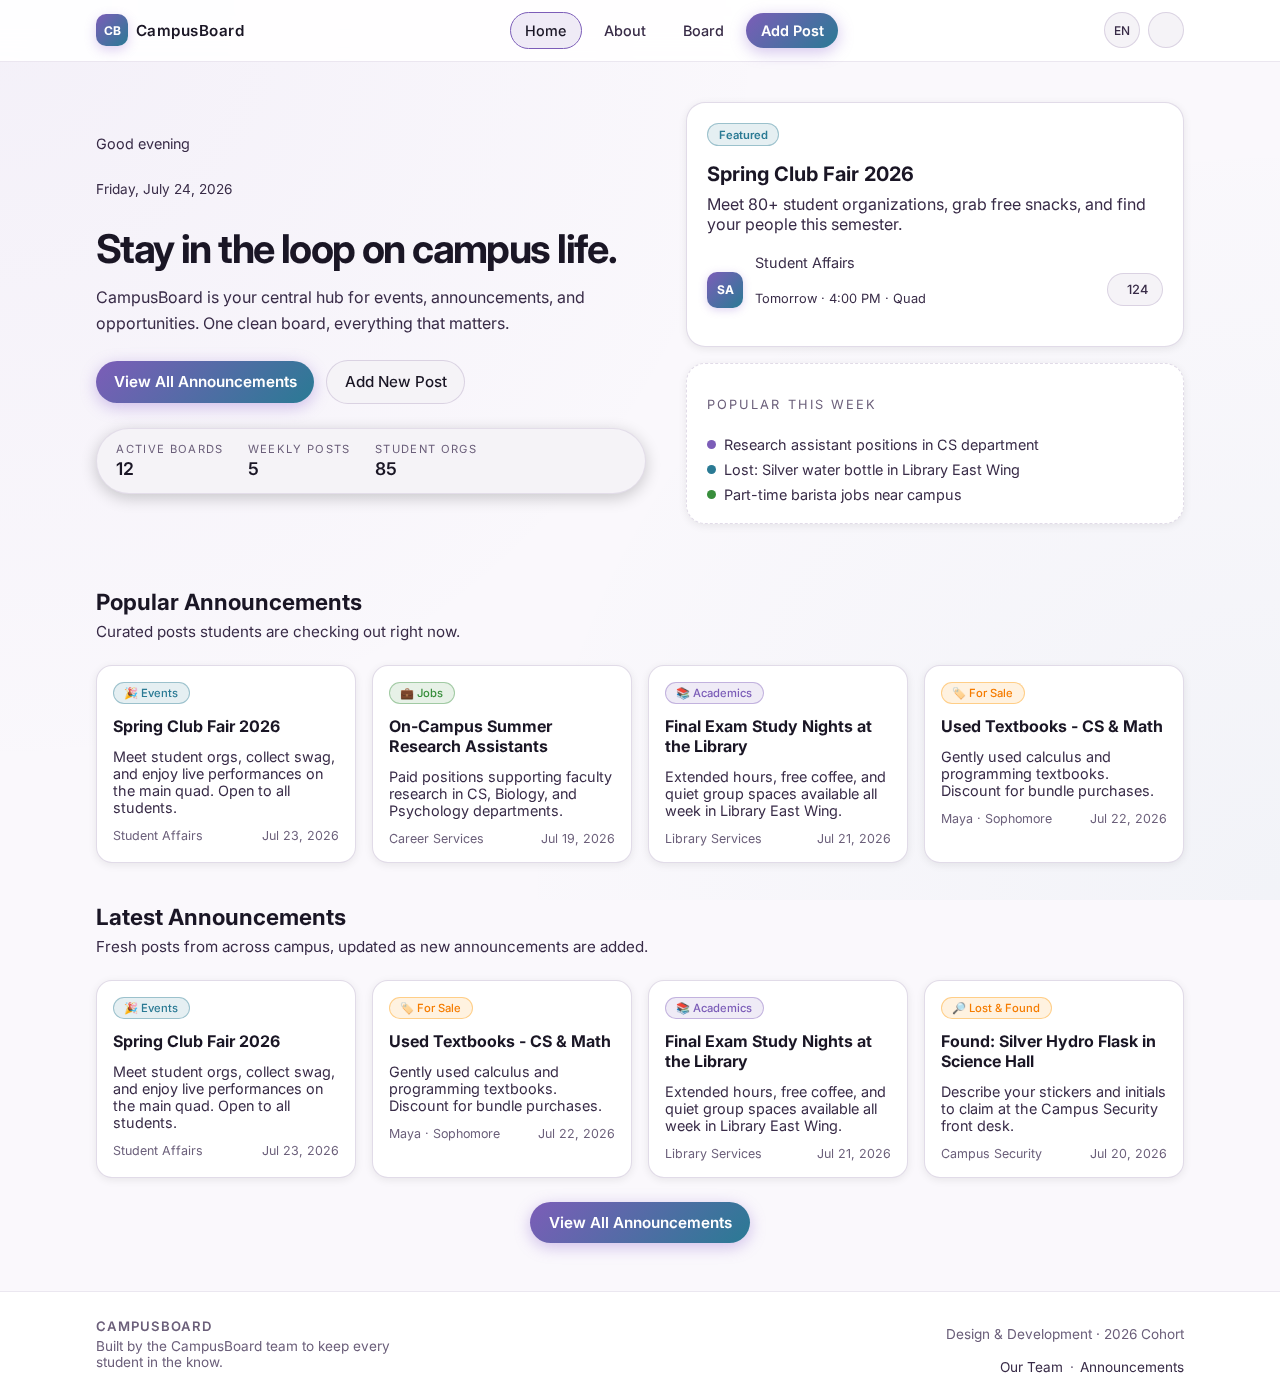
<file: index.html>
<!DOCTYPE html>
<html lang="en">
  <head>
    <meta charset="UTF-8" />
    <meta name="viewport" content="width=device-width, initial-scale=1.0" />
    <title>CampusBoard | Home</title>
    <link rel="preconnect" href="https://fonts.googleapis.com" />
    <link rel="preconnect" href="https://fonts.gstatic.com" crossorigin />
    <link
      href="https://fonts.googleapis.com/css2?family=Inter:wght@400;500;600;700&display=swap"
      rel="stylesheet"
    />
    <link
      rel="stylesheet"
      href="https://cdnjs.cloudflare.com/ajax/libs/font-awesome/6.5.1/css/all.min.css"
      integrity="sha512-DTOQO9RWCH3ppGqcWaEA1BIZOC6xxalwEsw9c2QQeAIftl+Vegovlnee1c9QX4TctnWMn13TZye+giMm8e2LwA=="
      crossorigin="anonymous"
      referrerpolicy="no-referrer"
    />
    <link rel="stylesheet" href="styles.css" />
    <script>
      // Применяем тему сразу при загрузке страницы, до отрисовки контента
      (function() {
        try {
          const stored = localStorage.getItem('cb:prefs');
          let theme = 'auto';
          if (stored) {
            const prefs = JSON.parse(stored);
            theme = prefs.theme || 'auto';
          }
          let effective = theme;
          if (effective === 'auto') {
            const prefersDark = window.matchMedia && window.matchMedia('(prefers-color-scheme: dark)').matches;
            effective = prefersDark ? 'dark' : 'light';
          }
          document.documentElement.setAttribute('data-theme', effective);
          document.body.setAttribute('data-theme', effective);
        } catch (e) {
          // Если ошибка, применяем тему по умолчанию
          const prefersDark = window.matchMedia && window.matchMedia('(prefers-color-scheme: dark)').matches;
          document.documentElement.setAttribute('data-theme', prefersDark ? 'dark' : 'light');
          document.body.setAttribute('data-theme', prefersDark ? 'dark' : 'light');
        }
      })();
    </script>
  </head>
  <body>
    <header class="site-header">
      <div class="container header-inner">
        <a href="index.html" class="logo" data-i18n="logo.label">
          <span class="logo-mark">CB</span>
          <span class="logo-text">CampusBoard</span>
        </a>
        <nav class="nav" id="primaryNav">
          <a href="index.html" class="nav-link nav-link-active" data-i18n="nav.home">Home</a>
          <a href="about.html" class="nav-link" data-i18n="nav.about">About</a>
          <a href="board.html" class="nav-link" data-i18n="nav.board">Board</a>
          <a href="add-post.html" class="nav-link nav-cta" data-i18n="nav.addPost">Add Post</a>
        </nav>
        <div class="header-controls">
          <button
            class="icon-btn"
            id="langToggle"
            type="button"
            aria-label="Toggle language"
          >
            <span id="langToggleLabel">EN</span>
          </button>
          <button
            class="icon-btn"
            id="themeToggle"
            type="button"
            aria-label="Toggle theme"
          >
            <i class="fa-solid fa-moon" id="themeToggleIcon"></i>
          </button>
        </div>
        <button class="nav-toggle" id="navToggle" aria-label="Toggle navigation">
          <span class="nav-toggle-line"></span>
          <span class="nav-toggle-line"></span>
        </button>
      </div>
    </header>

    <main>
      <section class="hero">
        <div class="hero-gradient"></div>
        <div class="container hero-inner">
          <div class="hero-copy">
            <p class="hero-greeting" id="heroGreeting"></p>
            <p class="hero-date" id="heroDate"></p>
            <h1 data-i18n="home.hero.title">Stay in the loop on campus life.</h1>
            <p data-i18n="home.hero.body">
              CampusBoard is your central hub for events, announcements, and
              opportunities. One clean board, everything that matters.
            </p>
            <div class="hero-actions">
              <a href="board.html" class="btn btn-primary" data-i18n="home.hero.ctaPrimary"
                >View All Announcements</a
              >
              <a href="add-post.html" class="btn btn-outline" data-i18n="home.hero.ctaSecondary">
                <i class="fa-solid fa-plus"></i>
                Add New Post
              </a>
            </div>
            <div class="hero-meta">
              <div>
                <span class="hero-meta-label" data-i18n="home.stats.boards">Active boards</span>
                <span class="hero-meta-value">12</span>
              </div>
              <div>
                <span class="hero-meta-label" data-i18n="home.stats.weekly">Weekly posts</span>
                <span class="hero-meta-value" id="heroWeeklyCount">340+</span>
              </div>
              <div>
                <span class="hero-meta-label" data-i18n="home.stats.orgs">Student orgs</span>
                <span class="hero-meta-value">85</span>
              </div>
            </div>
          </div>
          <div class="hero-preview">
            <div class="hero-card hero-card-main">
              <div class="badge badge-pill badge-blue">Featured</div>
              <h2>Spring Club Fair 2026</h2>
              <p>
                Meet 80+ student organizations, grab free snacks, and find your
                people this semester.
              </p>
              <div class="hero-card-footer">
                <div class="hero-avatar">
                  <span class="avatar-circle">SA</span>
                  <div>
                    <p class="avatar-name">Student Affairs</p>
                    <p class="avatar-meta">Tomorrow · 4:00 PM · Quad</p>
                  </div>
                </div>
                <button class="like-btn" type="button">
                  <i class="fa-regular fa-heart"></i>
                  <span>124</span>
                </button>
              </div>
            </div>
            <div class="hero-card hero-card-secondary">
              <p class="secondary-label">Popular this week</p>
              <ul class="secondary-list">
                <li>
                  <span class="dot dot-purple"></span>
                  Research assistant positions in CS department
                </li>
                <li>
                  <span class="dot dot-blue"></span>
                  Lost: Silver water bottle in Library East Wing
                </li>
                <li>
                  <span class="dot dot-green"></span>
                  Part-time barista jobs near campus
                </li>
              </ul>
            </div>
          </div>
        </div>
      </section>

      <section class="section">
        <div class="container">
          <div class="section-header">
            <h2 data-i18n="home.section.popularTitle">Popular Announcements</h2>
            <p data-i18n="home.section.popularSubtitle">
              Curated posts students are checking out right now.
            </p>
          </div>
          <div class="card-grid" id="homePopularGrid"></div>
          <div class="section-header" style="margin-top: 2.5rem">
            <h2 data-i18n="home.section.latestTitle">Latest Announcements</h2>
            <p data-i18n="home.section.latestSubtitle">
              Fresh posts from across campus, updated as new announcements are added.
            </p>
          </div>
          <div class="card-grid" id="homeLatestGrid"></div>
          <div class="section-cta">
            <a href="board.html" class="btn btn-primary btn-wide" data-i18n="home.section.viewAll">
              View All Announcements
            </a>
          </div>
        </div>
      </section>
    </main>

    <footer class="site-footer">
      <div class="container footer-inner">
        <div>
          <p class="footer-brand">CampusBoard</p>
          <p class="footer-text">
            Built by the CampusBoard team to keep every student in the know.
          </p>
        </div>
        <div class="footer-meta">
          <p>Design &amp; Development · 2026 Cohort</p>
          <p class="footer-links">
            <a href="about.html" data-i18n="footer.team">Our Team</a>
            <span>·</span>
            <a href="board.html" data-i18n="footer.announcements">Announcements</a>
          </p>
        </div>
      </div>
    </footer>

    <div id="toastContainer" class="toast-container" aria-live="polite" aria-atomic="true"></div>
    <script src="main.js"></script>
  </body>
</html>
</file>
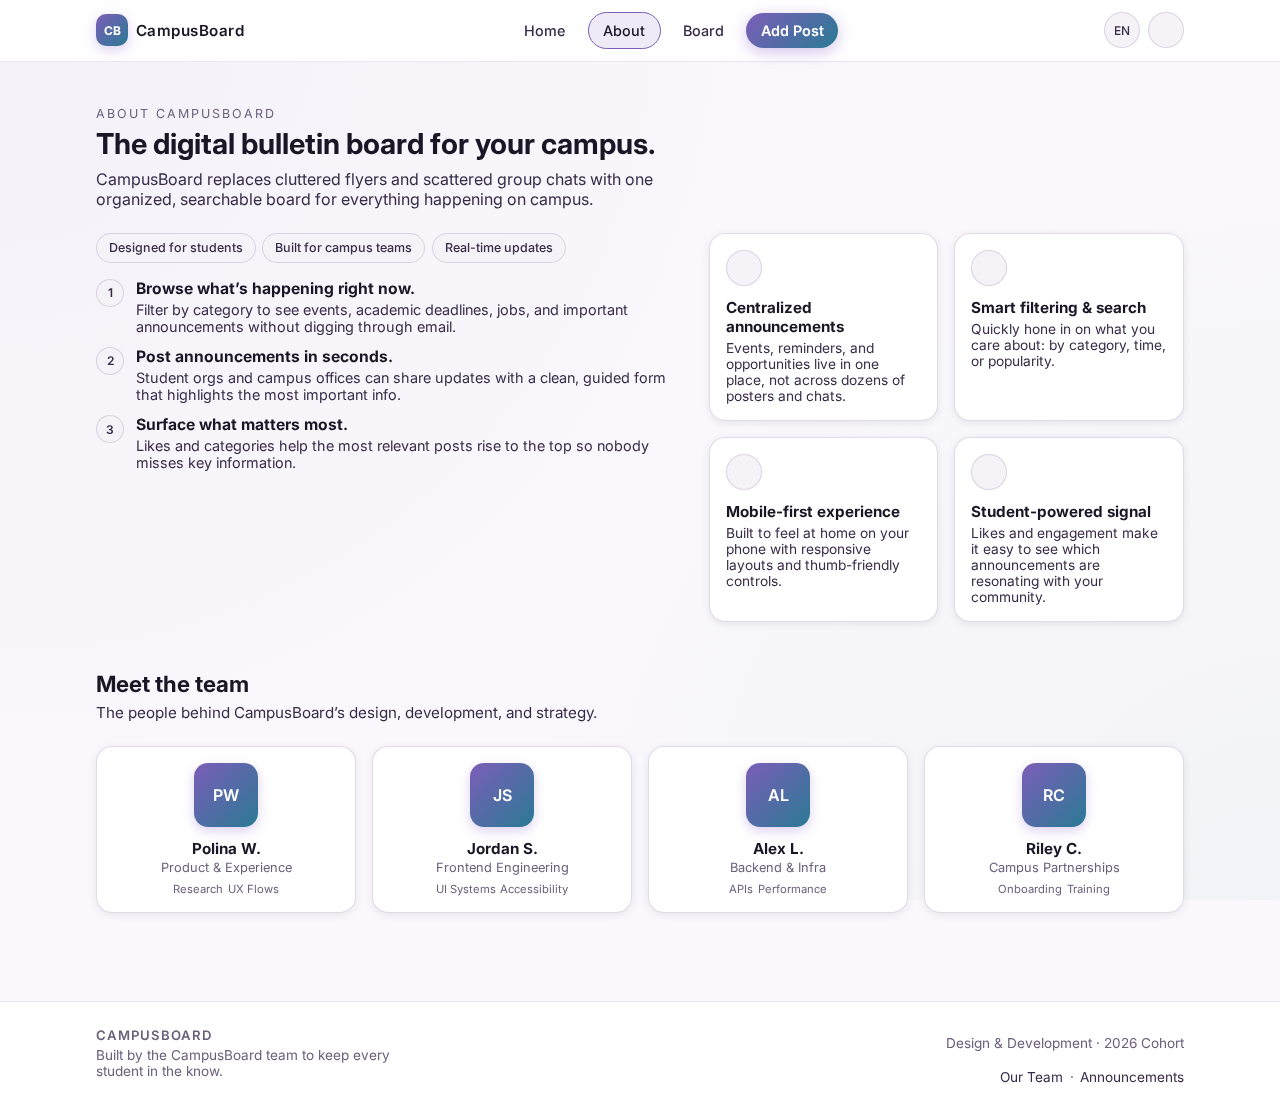
<file: about.html>
<!DOCTYPE html>
<html lang="en">
  <head>
    <meta charset="UTF-8" />
    <meta name="viewport" content="width=device-width, initial-scale=1.0" />
    <title>CampusBoard | About</title>
    <link rel="preconnect" href="https://fonts.googleapis.com" />
    <link rel="preconnect" href="https://fonts.gstatic.com" crossorigin />
    <link
      href="https://fonts.googleapis.com/css2?family=Inter:wght@400;500;600;700&display=swap"
      rel="stylesheet"
    />
    <link
      rel="stylesheet"
      href="https://cdnjs.cloudflare.com/ajax/libs/font-awesome/6.5.1/css/all.min.css"
      integrity="sha512-DTOQO9RWCH3ppGqcWaEA1BIZOC6xxalwEsw9c2QQeAIftl+Vegovlnee1c9QX4TctnWMn13TZye+giMm8e2LwA=="
      crossorigin="anonymous"
      referrerpolicy="no-referrer"
    />
    <link rel="stylesheet" href="styles.css" />
    <script>
      // Применяем тему сразу при загрузке страницы, до отрисовки контента
      (function() {
        try {
          const stored = localStorage.getItem('cb:prefs');
          let theme = 'auto';
          if (stored) {
            const prefs = JSON.parse(stored);
            theme = prefs.theme || 'auto';
          }
          let effective = theme;
          if (effective === 'auto') {
            const prefersDark = window.matchMedia && window.matchMedia('(prefers-color-scheme: dark)').matches;
            effective = prefersDark ? 'dark' : 'light';
          }
          document.documentElement.setAttribute('data-theme', effective);
          document.body.setAttribute('data-theme', effective);
        } catch (e) {
          // Если ошибка, применяем тему по умолчанию
          const prefersDark = window.matchMedia && window.matchMedia('(prefers-color-scheme: dark)').matches;
          document.documentElement.setAttribute('data-theme', prefersDark ? 'dark' : 'light');
          document.body.setAttribute('data-theme', prefersDark ? 'dark' : 'light');
        }
      })();
    </script>
  </head>
  <body>
    <header class="site-header">
      <div class="container header-inner">
        <a href="index.html" class="logo" data-i18n="logo.label">
          <span class="logo-mark">CB</span>
          <span class="logo-text">CampusBoard</span>
        </a>
        <nav class="nav" id="primaryNav">
          <a href="index.html" class="nav-link" data-i18n="nav.home">Home</a>
          <a href="about.html" class="nav-link nav-link-active" data-i18n="nav.about">About</a>
          <a href="board.html" class="nav-link" data-i18n="nav.board">Board</a>
          <a href="add-post.html" class="nav-link nav-cta" data-i18n="nav.addPost">Add Post</a>
        </nav>
        <div class="header-controls">
          <button
            class="icon-btn"
            id="langToggle"
            type="button"
            aria-label="Toggle language"
          >
            <span id="langToggleLabel">EN</span>
          </button>
          <button
            class="icon-btn"
            id="themeToggle"
            type="button"
            aria-label="Toggle theme"
          >
            <i class="fa-solid fa-moon" id="themeToggleIcon"></i>
          </button>
        </div>
        <button class="nav-toggle" id="navToggle" aria-label="Toggle navigation">
          <span class="nav-toggle-line"></span>
          <span class="nav-toggle-line"></span>
        </button>
      </div>
    </header>

    <main class="layout-main">
      <section>
        <div class="container">
          <div class="page-header">
            <p class="page-kicker">About CampusBoard</p>
            <h1 class="page-title">The digital bulletin board for your campus.</h1>
            <p class="page-subtitle">
              CampusBoard replaces cluttered flyers and scattered group chats with
              one organized, searchable board for everything happening on campus.
            </p>
          </div>

          <div class="grid-two">
            <div>
              <div class="pill-row">
                <span class="pill">Designed for students</span>
                <span class="pill">Built for campus teams</span>
                <span class="pill">Real-time updates</span>
              </div>

              <div class="steps">
                <div class="step">
                  <div class="step-number">1</div>
                  <div class="step-content">
                    <h3>Browse what’s happening right now.</h3>
                    <p>
                      Filter by category to see events, academic deadlines, jobs,
                      and important announcements without digging through email.
                    </p>
                  </div>
                </div>
                <div class="step">
                  <div class="step-number">2</div>
                  <div class="step-content">
                    <h3>Post announcements in seconds.</h3>
                    <p>
                      Student orgs and campus offices can share updates with a
                      clean, guided form that highlights the most important info.
                    </p>
                  </div>
                </div>
                <div class="step">
                  <div class="step-number">3</div>
                  <div class="step-content">
                    <h3>Surface what matters most.</h3>
                    <p>
                      Likes and categories help the most relevant posts rise to
                      the top so nobody misses key information.
                    </p>
                  </div>
                </div>
              </div>
            </div>

            <div class="feature-icons">
              <article class="feature-card">
                <div class="feature-icon-circle">
                  <i class="fa-solid fa-bullhorn"></i>
                </div>
                <h3>Centralized announcements</h3>
                <p>
                  Events, reminders, and opportunities live in one place, not
                  across dozens of posters and chats.
                </p>
              </article>

              <article class="feature-card">
                <div class="feature-icon-circle">
                  <i class="fa-solid fa-filter"></i>
                </div>
                <h3>Smart filtering &amp; search</h3>
                <p>
                  Quickly hone in on what you care about: by category, time, or
                  popularity.
                </p>
              </article>

              <article class="feature-card">
                <div class="feature-icon-circle">
                  <i class="fa-solid fa-mobile-screen"></i>
                </div>
                <h3>Mobile-first experience</h3>
                <p>
                  Built to feel at home on your phone with responsive layouts and
                  thumb-friendly controls.
                </p>
              </article>

              <article class="feature-card">
                <div class="feature-icon-circle">
                  <i class="fa-solid fa-heart"></i>
                </div>
                <h3>Student-powered signal</h3>
                <p>
                  Likes and engagement make it easy to see which announcements are
                  resonating with your community.
                </p>
              </article>
            </div>
          </div>

          <section class="section" style="padding-top: 3rem">
            <div class="section-header">
              <h2>Meet the team</h2>
              <p>The people behind CampusBoard’s design, development, and strategy.</p>
            </div>
            <div class="team-grid">
              <article class="team-card">
                <div class="team-avatar">PW</div>
                <h3 class="team-name">Polina W.</h3>
                <p class="team-role">Product &amp; Experience</p>
                <div class="team-tags">
                  <span>Research</span>
                  <span>UX Flows</span>
                </div>
              </article>

              <article class="team-card">
                <div class="team-avatar">JS</div>
                <h3 class="team-name">Jordan S.</h3>
                <p class="team-role">Frontend Engineering</p>
                <div class="team-tags">
                  <span>UI Systems</span>
                  <span>Accessibility</span>
                </div>
              </article>

              <article class="team-card">
                <div class="team-avatar">AL</div>
                <h3 class="team-name">Alex L.</h3>
                <p class="team-role">Backend &amp; Infra</p>
                <div class="team-tags">
                  <span>APIs</span>
                  <span>Performance</span>
                </div>
              </article>

              <article class="team-card">
                <div class="team-avatar">RC</div>
                <h3 class="team-name">Riley C.</h3>
                <p class="team-role">Campus Partnerships</p>
                <div class="team-tags">
                  <span>Onboarding</span>
                  <span>Training</span>
                </div>
              </article>
            </div>
          </section>
        </div>
      </section>
    </main>

    <footer class="site-footer">
      <div class="container footer-inner">
        <div>
          <p class="footer-brand">CampusBoard</p>
          <p class="footer-text">
            Built by the CampusBoard team to keep every student in the know.
          </p>
        </div>
        <div class="footer-meta">
          <p>Design &amp; Development · 2026 Cohort</p>
          <p class="footer-links">
            <a href="about.html" data-i18n="footer.team">Our Team</a>
            <span>·</span>
            <a href="board.html" data-i18n="footer.announcements">Announcements</a>
          </p>
        </div>
      </div>
    </footer>

    <div id="toastContainer" class="toast-container" aria-live="polite" aria-atomic="true"></div>
    <script src="main.js"></script>
  </body>
</html>
</file>
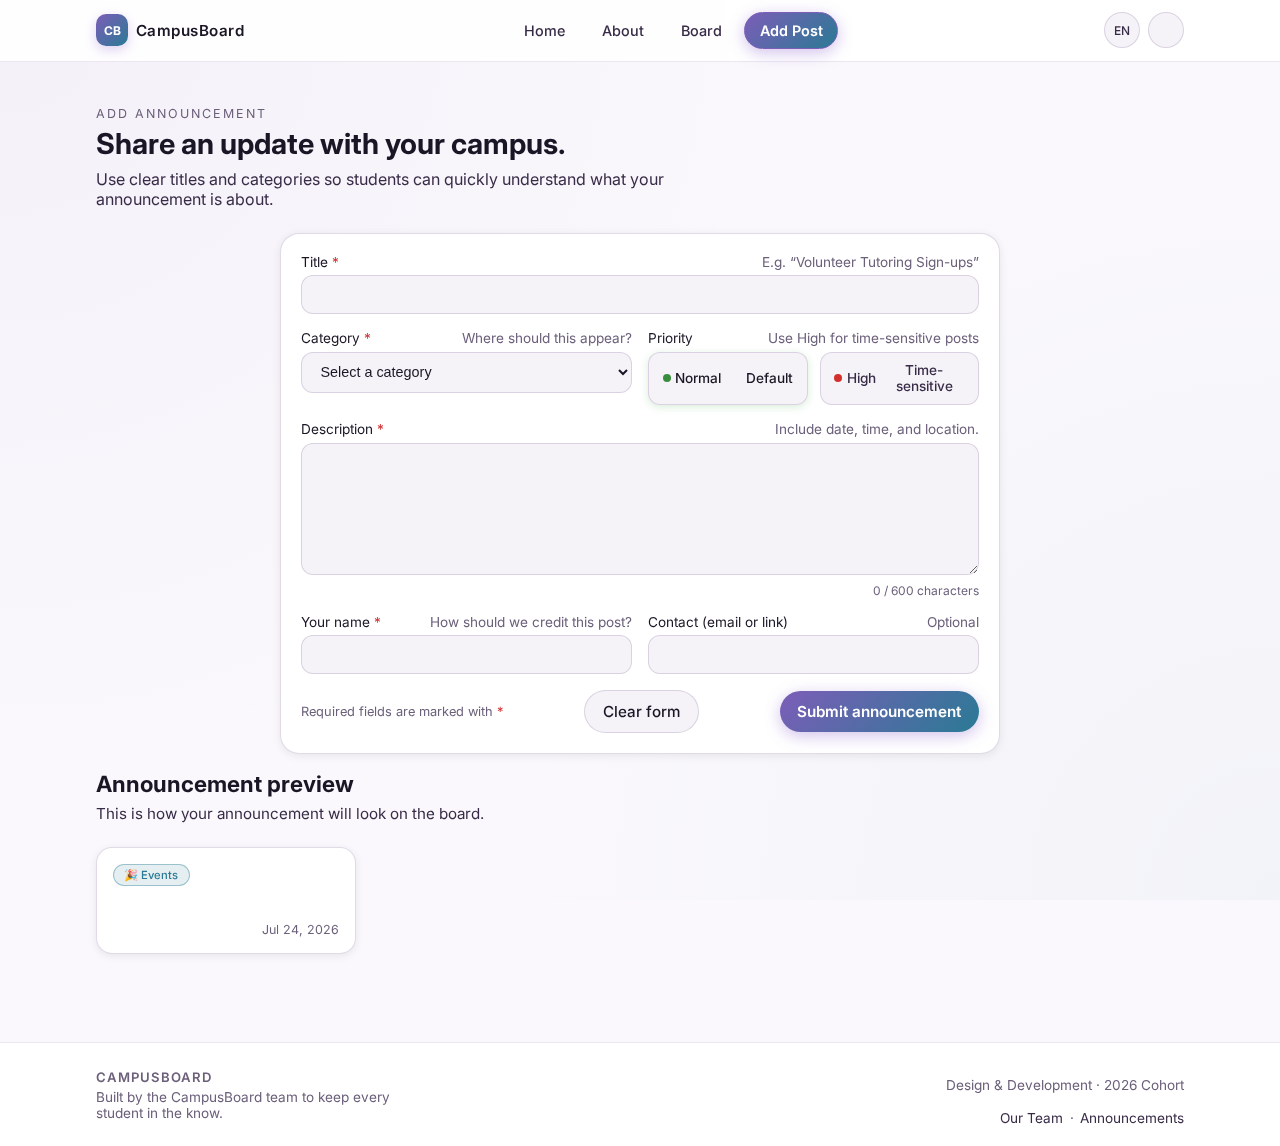
<file: add-post.html>
<!DOCTYPE html>
<html lang="en">
  <head>
    <meta charset="UTF-8" />
    <meta name="viewport" content="width=device-width, initial-scale=1.0" />
    <title>CampusBoard | Add Post</title>
    <link rel="preconnect" href="https://fonts.googleapis.com" />
    <link rel="preconnect" href="https://fonts.gstatic.com" crossorigin />
    <link
      href="https://fonts.googleapis.com/css2?family=Inter:wght@400;500;600;700&display=swap"
      rel="stylesheet"
    />
    <link
      rel="stylesheet"
      href="https://cdnjs.cloudflare.com/ajax/libs/font-awesome/6.5.1/css/all.min.css"
      integrity="sha512-DTOQO9RWCH3ppGqcWaEA1BIZOC6xxalwEsw9c2QQeAIftl+Vegovlnee1c9QX4TctnWMn13TZye+giMm8e2LwA=="
      crossorigin="anonymous"
      referrerpolicy="no-referrer"
    />
    <link rel="stylesheet" href="styles.css" />
    <script>
      // Применяем тему сразу при загрузке страницы, до отрисовки контента
      (function() {
        try {
          const stored = localStorage.getItem('cb:prefs');
          let theme = 'auto';
          if (stored) {
            const prefs = JSON.parse(stored);
            theme = prefs.theme || 'auto';
          }
          let effective = theme;
          if (effective === 'auto') {
            const prefersDark = window.matchMedia && window.matchMedia('(prefers-color-scheme: dark)').matches;
            effective = prefersDark ? 'dark' : 'light';
          }
          document.documentElement.setAttribute('data-theme', effective);
          document.body.setAttribute('data-theme', effective);
        } catch (e) {
          // Если ошибка, применяем тему по умолчанию
          const prefersDark = window.matchMedia && window.matchMedia('(prefers-color-scheme: dark)').matches;
          document.documentElement.setAttribute('data-theme', prefersDark ? 'dark' : 'light');
          document.body.setAttribute('data-theme', prefersDark ? 'dark' : 'light');
        }
      })();
    </script>
  </head>
  <body>
    <header class="site-header">
      <div class="container header-inner">
        <a href="index.html" class="logo" data-i18n="logo.label">
          <span class="logo-mark">CB</span>
          <span class="logo-text">CampusBoard</span>
        </a>
        <nav class="nav" id="primaryNav">
          <a href="index.html" class="nav-link" data-i18n="nav.home">Home</a>
          <a href="about.html" class="nav-link" data-i18n="nav.about">About</a>
          <a href="board.html" class="nav-link" data-i18n="nav.board">Board</a>
          <a
            href="add-post.html"
            class="nav-link nav-link-active nav-cta"
            data-i18n="nav.addPost"
            >Add Post</a
          >
        </nav>
        <div class="header-controls">
          <button
            class="icon-btn"
            id="langToggle"
            type="button"
            aria-label="Toggle language"
          >
            <span id="langToggleLabel">EN</span>
          </button>
          <button
            class="icon-btn"
            id="themeToggle"
            type="button"
            aria-label="Toggle theme"
          >
            <i class="fa-solid fa-moon" id="themeToggleIcon"></i>
          </button>
        </div>
        <button class="nav-toggle" id="navToggle" aria-label="Toggle navigation">
          <span class="nav-toggle-line"></span>
          <span class="nav-toggle-line"></span>
        </button>
      </div>
    </header>

    <main class="layout-main">
      <section>
        <div class="container">
          <div class="page-header">
            <p class="page-kicker" data-i18n="add.kicker">Add announcement</p>
            <h1 class="page-title" data-i18n="add.title">Share an update with your campus.</h1>
            <p class="page-subtitle" data-i18n="add.subtitle">
              Use clear titles and categories so students can quickly understand
              what your announcement is about.
            </p>
          </div>

          <form id="postForm" class="form-card" novalidate>
            <div class="form-row">
              <div>
                <div class="field-label">
                  <span>
                    <span data-i18n="form.title">Title</span>
                    <span class="required-dot">*</span>
                  </span>
                  <span class="field-hint" data-i18n="form.titleHint"
                    >E.g. “Volunteer Tutoring Sign-ups”</span
                  >
                </div>
                <input
                  type="text"
                  name="title"
                  id="title"
                  class="input"
                  required
                  maxlength="80"
                />
              </div>
            </div>

            <div class="form-row grid-2">
              <div>
                <div class="field-label">
                  <span>
                    <span data-i18n="form.category">Category</span>
                    <span class="required-dot">*</span>
                  </span>
                  <span class="field-hint" data-i18n="form.categoryHint"
                    >Where should this appear?</span
                  >
                </div>
                <div class="select-wrapper">
                  <select
                    name="category"
                    id="category"
                    class="select"
                    required
                  >
                    <option value="" data-i18n="form.categoryPlaceholder">
                      Select a category
                    </option>
                    <option value="events" data-i18n="categories.events">
                      🎉 Events
                    </option>
                    <option value="academics" data-i18n="categories.academics">
                      📚 Academics
                    </option>
                    <option value="lost-found" data-i18n="categories.lostFound">
                      🔎 Lost &amp; Found
                    </option>
                    <option value="jobs" data-i18n="categories.jobs">
                      💼 Jobs
                    </option>
                    <option value="for-sale" data-i18n="categories.forSale">
                      🏷️ For Sale
                    </option>
                  </select>
                  <i class="fa-solid fa-layer-group"></i>
                </div>
              </div>

              <div>
                <div class="field-label">
                  <span data-i18n="form.priority">Priority</span>
                  <span class="field-hint" data-i18n="form.priorityHint"
                    >Use High for time-sensitive posts</span
                  >
                </div>
                <input type="hidden" name="priority" id="priority" value="normal" />
                <div
                  class="priority-row"
                  role="radiogroup"
                  aria-label="Announcement priority"
                >
                  <button
                    type="button"
                    class="priority-pill is-active-normal"
                    data-priority="normal"
                    role="radio"
                    aria-checked="true"
                  >
                    <span>
                      <span class="priority-dot-normal"></span>
                      <span data-i18n="priority.normal">Normal</span>
                    </span>
                    <span data-i18n="priority.default">Default</span>
                  </button>
                  <button
                    type="button"
                    class="priority-pill"
                    data-priority="high"
                    role="radio"
                    aria-checked="false"
                  >
                    <span>
                      <span class="priority-dot-high"></span>
                      <span data-i18n="priority.high">High</span>
                    </span>
                    <span data-i18n="priority.timeSensitive">Time-sensitive</span>
                  </button>
                </div>
              </div>
            </div>

            <div class="form-row">
              <div>
                <div class="field-label">
                  <span>
                    <span data-i18n="form.description">Description</span>
                    <span class="required-dot">*</span>
                  </span>
                  <span class="field-hint" data-i18n="form.descriptionHint"
                    >Include date, time, and location.</span
                  >
                </div>
                <textarea
                  name="description"
                  id="description"
                  class="textarea"
                  required
                  maxlength="600"
                ></textarea>
                <div class="char-counter" id="charCounter">
                  0 / 600 characters
                </div>
              </div>
            </div>

            <div class="form-row grid-2">
              <div>
                <div class="field-label">
                  <span>
                    <span data-i18n="form.author">Your name</span>
                    <span class="required-dot">*</span>
                  </span>
                  <span class="field-hint" data-i18n="form.authorHint"
                    >How should we credit this post?</span
                  >
                </div>
                <input
                  type="text"
                  name="author"
                  id="author"
                  class="input"
                  required
                  maxlength="60"
                />
              </div>

              <div>
                <div class="field-label">
                  <span data-i18n="form.contact">Contact (email or link)</span>
                  <span class="field-hint" data-i18n="form.contactHint">Optional</span>
                </div>
                <input
                  type="text"
                  name="contact"
                  id="contact"
                  class="input"
                  maxlength="120"
                />
              </div>
            </div>

            <div class="form-actions">
              <p class="form-status" id="formStatus">
                <span data-i18n="form.status.default">
                  Required fields are marked with
                </span>
                <span class="required-dot">*</span>
              </p>
              <button
                type="button"
                class="btn btn-outline"
                id="clearFormBtn"
                data-i18n="form.clear"
              >
                Clear form
              </button>
              <button type="submit" class="btn btn-primary submit-btn" id="submitBtn">
                <span data-i18n="form.submit">Submit announcement</span>
                <div class="spinner"></div>
              </button>
            </div>

            <div
              id="formAlert"
              class="alert hidden"
              role="status"
              aria-live="polite"
            ></div>
          </form>
        </div>
      </section>
    </main>

    <footer class="site-footer">
      <div class="container footer-inner">
        <div>
          <p class="footer-brand">CampusBoard</p>
          <p class="footer-text">
            Built by the CampusBoard team to keep every student in the know.
          </p>
        </div>
        <div class="footer-meta">
          <p>Design &amp; Development · 2026 Cohort</p>
          <p class="footer-links">
            <a href="about.html" data-i18n="footer.team">Our Team</a>
            <span>·</span>
            <a href="board.html" data-i18n="footer.announcements">Announcements</a>
          </p>
        </div>
      </div>
    </footer>

    <div id="toastContainer" class="toast-container" aria-live="polite" aria-atomic="true"></div>
    <script src="main.js"></script>
  </body>
</html>
</file>
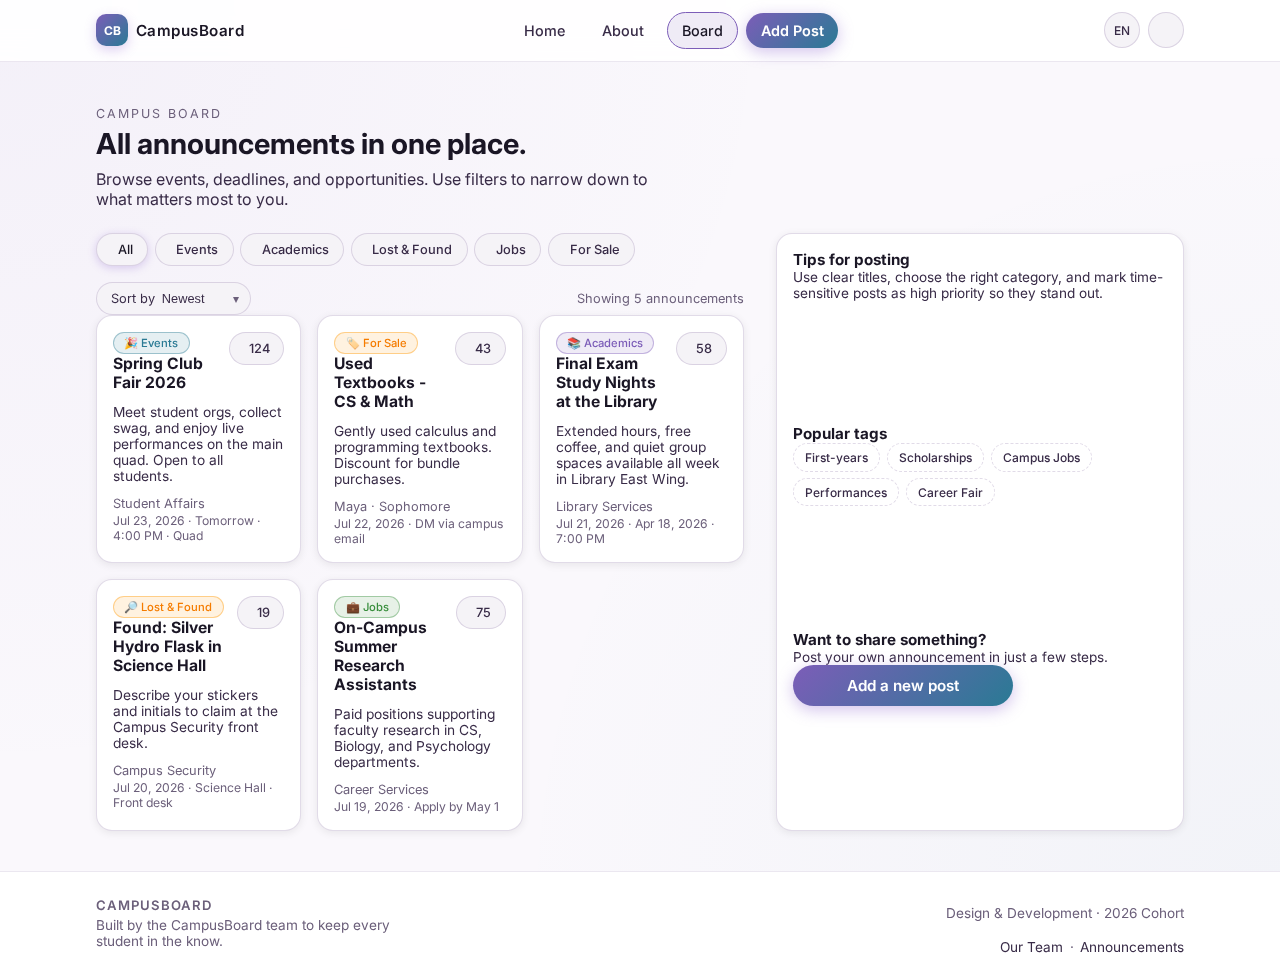
<file: board.html>
<!DOCTYPE html>
<html lang="en">
  <head>
    <meta charset="UTF-8" />
    <meta name="viewport" content="width=device-width, initial-scale=1.0" />
    <title>CampusBoard | Board</title>
    <link rel="preconnect" href="https://fonts.googleapis.com" />
    <link rel="preconnect" href="https://fonts.gstatic.com" crossorigin />
    <link
      href="https://fonts.googleapis.com/css2?family=Inter:wght@400;500;600;700&display=swap"
      rel="stylesheet"
    />
    <link
      rel="stylesheet"
      href="https://cdnjs.cloudflare.com/ajax/libs/font-awesome/6.5.1/css/all.min.css"
      integrity="sha512-DTOQO9RWCH3ppGqcWaEA1BIZOC6xxalwEsw9c2QQeAIftl+Vegovlnee1c9QX4TctnWMn13TZye+giMm8e2LwA=="
      crossorigin="anonymous"
      referrerpolicy="no-referrer"
    />
    <link rel="stylesheet" href="styles.css" />
    <script>
      // Применяем тему сразу при загрузке страницы, до отрисовки контента
      (function() {
        try {
          const stored = localStorage.getItem('cb:prefs');
          let theme = 'auto';
          if (stored) {
            const prefs = JSON.parse(stored);
            theme = prefs.theme || 'auto';
          }
          let effective = theme;
          if (effective === 'auto') {
            const prefersDark = window.matchMedia && window.matchMedia('(prefers-color-scheme: dark)').matches;
            effective = prefersDark ? 'dark' : 'light';
          }
          document.documentElement.setAttribute('data-theme', effective);
          document.body.setAttribute('data-theme', effective);
        } catch (e) {
          // Если ошибка, применяем тему по умолчанию
          const prefersDark = window.matchMedia && window.matchMedia('(prefers-color-scheme: dark)').matches;
          document.documentElement.setAttribute('data-theme', prefersDark ? 'dark' : 'light');
          document.body.setAttribute('data-theme', prefersDark ? 'dark' : 'light');
        }
      })();
    </script>
  </head>
  <body>
    <header class="site-header">
      <div class="container header-inner">
        <a href="index.html" class="logo" data-i18n="logo.label">
          <span class="logo-mark">CB</span>
          <span class="logo-text">CampusBoard</span>
        </a>
        <nav class="nav" id="primaryNav">
          <a href="index.html" class="nav-link" data-i18n="nav.home">Home</a>
          <a href="about.html" class="nav-link" data-i18n="nav.about">About</a>
          <a href="board.html" class="nav-link nav-link-active" data-i18n="nav.board">Board</a>
          <a href="add-post.html" class="nav-link nav-cta" data-i18n="nav.addPost">Add Post</a>
        </nav>
        <div class="header-controls">
          <button
            class="icon-btn"
            id="langToggle"
            type="button"
            aria-label="Toggle language"
          >
            <span id="langToggleLabel">EN</span>
          </button>
          <button
            class="icon-btn"
            id="themeToggle"
            type="button"
            aria-label="Toggle theme"
          >
            <i class="fa-solid fa-moon" id="themeToggleIcon"></i>
          </button>
        </div>
        <button class="nav-toggle" id="navToggle" aria-label="Toggle navigation">
          <span class="nav-toggle-line"></span>
          <span class="nav-toggle-line"></span>
        </button>
      </div>
    </header>

    <main class="layout-main">
      <section>
        <div class="container">
          <div class="page-header">
            <p class="page-kicker" data-i18n="board.kicker">Campus Board</p>
            <h1 class="page-title" data-i18n="board.title">All announcements in one place.</h1>
            <p class="page-subtitle" data-i18n="board.subtitle">
              Browse events, deadlines, and opportunities. Use filters to narrow
              down to what matters most to you.
            </p>
          </div>

          <div class="board-layout">
            <div>
              <div class="board-controls">
                <div class="filter-row" id="filterRow" role="radiogroup" aria-label="Filter announcements">
                  <button class="filter-btn is-active" data-filter="all" role="radio" aria-checked="true">
                    <i class="fa-solid fa-border-all"></i>
                    <span data-i18n="filters.all">All</span>
                  </button>
                  <button class="filter-btn" data-filter="events" role="radio" aria-checked="false">
                    <i class="fa-solid fa-calendar-star"></i>
                    <span data-i18n="filters.events">Events</span>
                  </button>
                  <button class="filter-btn" data-filter="academics" role="radio" aria-checked="false">
                    <i class="fa-solid fa-graduation-cap"></i>
                    <span data-i18n="filters.academics">Academics</span>
                  </button>
                  <button class="filter-btn" data-filter="lost-found" role="radio" aria-checked="false">
                    <i class="fa-solid fa-magnifying-glass"></i>
                    <span data-i18n="filters.lostFound">Lost &amp; Found</span>
                  </button>
                  <button class="filter-btn" data-filter="jobs" role="radio" aria-checked="false">
                    <i class="fa-solid fa-briefcase"></i>
                    <span data-i18n="filters.jobs">Jobs</span>
                  </button>
                  <button class="filter-btn" data-filter="for-sale" role="radio" aria-checked="false">
                    <i class="fa-solid fa-tag"></i>
                    <span data-i18n="filters.forSale">For Sale</span>
                  </button>
                </div>

                <div class="sort-row">
                  <div class="sort-select">
                    <span data-i18n="sort.label">Sort by</span>
                    <select id="sortSelect">
                      <option value="newest" data-i18n="sort.newest">Newest</option>
                      <option value="most-liked" data-i18n="sort.mostLiked">Most liked</option>
                      <option value="category" data-i18n="sort.category">Category</option>
                    </select>
                  </div>
                  <div class="board-stats" id="boardStats"></div>
                </div>
              </div>

              <div class="board-grid" id="boardGrid"></div>
            </div>

            <aside class="board-sidebar">
              <div>
                <h3 data-i18n="board.sidebar.tipsTitle">Tips for posting</h3>
                <p>
                  Use clear titles, choose the right category, and mark time-sensitive
                  posts as high priority so they stand out.
                </p>
              </div>
              <div>
                <h3 data-i18n="board.sidebar.tagsTitle">Popular tags</h3>
                <div class="sidebar-chip-row">
                  <span class="sidebar-chip">First-years</span>
                  <span class="sidebar-chip">Scholarships</span>
                  <span class="sidebar-chip">Campus Jobs</span>
                  <span class="sidebar-chip">Performances</span>
                  <span class="sidebar-chip">Career Fair</span>
                </div>
              </div>
              <div>
                <h3 data-i18n="board.sidebar.shareTitle">Want to share something?</h3>
                <p data-i18n="board.sidebar.shareBody">Post your own announcement in just a few steps.</p>
                <a href="add-post.html" class="btn btn-primary btn-wide">
                  <span data-i18n="board.sidebar.shareCta">Add a new post</span>
                </a>
              </div>
            </aside>
          </div>
        </div>
      </section>
    </main>

    <footer class="site-footer">
      <div class="container footer-inner">
        <div>
          <p class="footer-brand">CampusBoard</p>
          <p class="footer-text">
            Built by the CampusBoard team to keep every student in the know.
          </p>
        </div>
        <div class="footer-meta">
          <p>Design &amp; Development · 2026 Cohort</p>
          <p class="footer-links">
            <a href="about.html" data-i18n="footer.team">Our Team</a>
            <span>·</span>
            <a href="board.html" data-i18n="footer.announcements">Announcements</a>
          </p>
        </div>
      </div>
    </footer>

    <div id="toastContainer" class="toast-container" aria-live="polite" aria-atomic="true"></div>
    <script src="main.js"></script>
  </body>
</html>
</file>
<file: styles.css>
:root,
:root[data-theme="dark"] {
  /* Dark theme - приглушенные, но контрастные цвета */
  --color-primary: #8f67d0;
  --color-primary-soft: rgba(143, 103, 208, 0.15);
  --color-secondary: #2f8eaf;
  --color-secondary-soft: rgba(47, 142, 175, 0.15);
  --color-bg: #1a1625;
  --color-surface: #1f1b2e;
  --color-surface-elevated: #2a2538;
  --color-card: #252030;
  --color-border-subtle: rgba(157, 137, 179, 0.25);
  --color-border: rgba(157, 137, 179, 0.35);
  --color-text: #e8e3f0;
  --color-text-muted: #b8aec8;
  --color-text-soft: #8b7fa3;
  --color-danger: #e57373;
  --color-success: #81c784;

  --radius-md: 0.75rem;
  --radius-lg: 1.25rem;
  --radius-full: 999px;

  --shadow-soft: 0 18px 45px rgba(15, 23, 42, 0.75);
  --shadow-card: 0 18px 45px rgba(15, 23, 42, 0.85);

  --spacing-1: 0.25rem;
  --spacing-2: 0.5rem;
  --spacing-3: 0.75rem;
  --spacing-4: 1rem;
  --spacing-5: 1.25rem;
  --spacing-6: 1.5rem;
  --spacing-8: 2rem;
  --spacing-10: 2.5rem;
  --spacing-12: 3rem;
}

*,
*::before,
*::after {
  box-sizing: border-box;
}

html,
body {
  margin: 0;
  padding: 0;
}

body {
  min-height: 100vh;
  font-family: "Inter", system-ui, -apple-system, BlinkMacSystemFont, "Segoe UI",
    sans-serif;
  color: var(--color-text);
  background: var(--color-bg);
  background-image: radial-gradient(circle at top left, rgba(143, 103, 208, 0.08) 0, transparent 50%),
    radial-gradient(circle at bottom right, rgba(47, 142, 175, 0.06) 0, transparent 50%);
  background-attachment: fixed;
}

img {
  max-width: 100%;
  display: block;
}

a {
  color: inherit;
  text-decoration: none;
}

button {
  font-family: inherit;
}

.container {
  width: 100%;
  max-width: 1120px;
  margin: 0 auto;
  padding-inline: var(--spacing-4);
}

.site-header {
  position: sticky;
  top: 0;
  z-index: 40;
  backdrop-filter: blur(20px) saturate(180%);
  background: rgba(31, 27, 46, 0.85);
  border-bottom: 1px solid var(--color-border-subtle);
}

.header-inner {
  display: flex;
  align-items: center;
  justify-content: space-between;
  padding-block: var(--spacing-3);
  gap: var(--spacing-4);
}

.header-controls {
  display: flex;
  align-items: center;
  gap: var(--spacing-2);
}

.icon-btn {
  width: 36px;
  height: 36px;
  border-radius: 999px;
  border: 1px solid var(--color-border);
  background: var(--color-surface-elevated);
  display: inline-flex;
  align-items: center;
  justify-content: center;
  font-size: 0.75rem;
  font-weight: 500;
  color: var(--color-text-muted);
  cursor: pointer;
  padding: 0;
  transition: all 0.2s ease;
}

.icon-btn:hover {
  background: var(--color-card);
  border-color: var(--color-primary);
  color: var(--color-text);
  transform: translateY(-1px);
  box-shadow: 0 4px 12px rgba(0, 0, 0, 0.15);
}

.logo {
  display: inline-flex;
  align-items: center;
  gap: var(--spacing-2);
}

.logo-mark {
  width: 32px;
  height: 32px;
  border-radius: 10px;
  background: linear-gradient(135deg, var(--color-primary), var(--color-secondary));
  display: inline-flex;
  align-items: center;
  justify-content: center;
  font-size: 0.75rem;
  font-weight: 700;
  color: white;
  box-shadow: 0 4px 12px rgba(143, 103, 208, 0.3);
}

.logo-text {
  font-weight: 600;
  letter-spacing: 0.03em;
  font-size: 0.95rem;
}

.nav {
  display: flex;
  align-items: center;
  gap: var(--spacing-2);
}

.nav-link {
  padding: 0.55rem 0.9rem;
  border-radius: var(--radius-full);
  font-size: 0.9rem;
  font-weight: 500;
  color: var(--color-text-muted);
  transition: all 0.2s ease;
}

.nav-link:hover {
  background: var(--color-surface-elevated);
  color: var(--color-text);
  transform: translateY(-1px);
}

.nav-link-active {
  background: var(--color-primary-soft);
  color: var(--color-text);
  border: 1px solid var(--color-primary);
}

.nav-cta {
  background: linear-gradient(135deg, var(--color-primary), var(--color-secondary));
  color: white;
  font-weight: 600;
  box-shadow: 0 4px 16px rgba(143, 103, 208, 0.4);
}

.nav-cta:hover {
  box-shadow: 0 6px 20px rgba(143, 103, 208, 0.5);
  transform: translateY(-1px);
}

.nav-toggle {
  display: none;
  width: 40px;
  height: 40px;
  border-radius: 999px;
  border: 1px solid var(--color-border);
  background: var(--color-surface-elevated);
  display: none;
  align-items: center;
  justify-content: center;
  flex-direction: column;
  gap: 6px;
  cursor: pointer;
  padding: 0;
  transition: all 0.2s ease;
}

.nav-toggle:hover {
  background: var(--color-card);
  border-color: var(--color-primary);
}

.nav-toggle-line {
  width: 18px;
  height: 2px;
  border-radius: 999px;
  background: var(--color-text-muted);
  transition: transform 0.2s ease, opacity 0.2s ease;
}

.nav-toggle.is-open .nav-toggle-line:nth-child(1) {
  transform: translateY(4px) rotate(45deg);
}

.nav-toggle.is-open .nav-toggle-line:nth-child(2) {
  transform: translateY(-4px) rotate(-45deg);
}

.hero {
  position: relative;
  padding-block: var(--spacing-10) var(--spacing-12);
  overflow: hidden;
}

.hero-gradient {
  position: absolute;
  inset: -220px -260px auto auto;
  background: radial-gradient(circle at top right, rgba(143, 103, 208, 0.1) 0, transparent 55%);
  pointer-events: none;
}

.hero-inner {
  position: relative;
  display: grid;
  grid-template-columns: minmax(0, 1.05fr) minmax(0, 0.95fr);
  gap: var(--spacing-10);
  align-items: center;
}

.hero-copy h1 {
  font-size: clamp(2.4rem, 3.1vw, 3rem);
  letter-spacing: -0.04em;
  margin: 0 0 var(--spacing-3);
}

.hero-greeting {
  margin: 0 0 0.25rem;
  font-size: 0.9rem;
  color: var(--color-text-soft);
}

.hero-date {
  margin: 0 0 var(--spacing-3);
  font-size: 0.85rem;
  color: var(--color-text-muted);
}

.hero-copy p {
  color: var(--color-text-muted);
  max-width: 34rem;
  margin: 0 0 var(--spacing-6);
  line-height: 1.6;
}

.hero-actions {
  display: flex;
  flex-wrap: wrap;
  gap: var(--spacing-3);
  align-items: center;
  margin-bottom: var(--spacing-6);
}

.btn {
  display: inline-flex;
  align-items: center;
  justify-content: center;
  gap: 0.45rem;
  padding: 0.7rem 1.1rem;
  border-radius: 999px;
  font-size: 0.95rem;
  font-weight: 500;
  border: none;
  cursor: pointer;
  transition: transform 0.12s ease, box-shadow 0.2s ease, background 0.2s ease,
    color 0.2s ease, opacity 0.12s ease;
  white-space: nowrap;
}

.btn-primary {
  background: linear-gradient(135deg, var(--color-primary), var(--color-secondary));
  color: white;
  font-weight: 600;
  box-shadow: 0 4px 16px rgba(143, 103, 208, 0.4);
}

.btn-primary:hover {
  transform: translateY(-2px);
  box-shadow: 0 6px 20px rgba(143, 103, 208, 0.5);
}

.btn-outline {
  background: var(--color-surface-elevated);
  border: 1px solid var(--color-border);
  color: var(--color-text);
  font-weight: 500;
}

.btn-outline:hover {
  background: var(--color-card);
  border-color: var(--color-primary);
  color: var(--color-text);
}

.btn-wide {
  min-width: 220px;
}

.hero-meta {
  display: flex;
  flex-wrap: wrap;
  gap: var(--spacing-6);
  padding: 0.85rem 1.2rem;
  border-radius: 999px;
  border: 1px solid var(--color-border-subtle);
  background: var(--color-surface-elevated);
  box-shadow: 0 4px 16px rgba(0, 0, 0, 0.2);
}

.hero-meta-label {
  display: block;
  font-size: 0.7rem;
  color: var(--color-text-soft);
  text-transform: uppercase;
  letter-spacing: 0.12em;
  margin-bottom: 2px;
}

.hero-meta-value {
  font-weight: 600;
  font-size: 1.1rem;
}

.hero-preview {
  display: grid;
  gap: var(--spacing-4);
  position: relative;
}

.hero-card {
  border-radius: 1.2rem;
  padding: var(--spacing-5);
  border: 1px solid var(--color-border);
  background: var(--color-card);
  box-shadow: 0 8px 24px rgba(0, 0, 0, 0.3);
  transition: all 0.2s ease;
}

.hero-card:hover {
  transform: translateY(-2px);
  box-shadow: 0 12px 32px rgba(0, 0, 0, 0.35);
}

.hero-card-main h2 {
  margin-top: var(--spacing-4);
  margin-bottom: var(--spacing-2);
  font-size: 1.25rem;
}

.hero-card-main p {
  margin: 0 0 var(--spacing-5);
  color: var(--color-text-muted);
}

.hero-card-footer {
  display: flex;
  align-items: center;
  justify-content: space-between;
  gap: var(--spacing-4);
}

.hero-avatar {
  display: flex;
  align-items: center;
  gap: var(--spacing-3);
}

.avatar-circle {
  width: 36px;
  height: 36px;
  border-radius: 10px;
  background: linear-gradient(135deg, var(--color-primary), var(--color-secondary));
  display: inline-flex;
  align-items: center;
  justify-content: center;
  font-size: 0.75rem;
  font-weight: 700;
  color: white;
  box-shadow: 0 2px 8px rgba(143, 103, 208, 0.3);
}

.avatar-name {
  margin: 0 0 2px;
  font-size: 0.9rem;
}

.avatar-meta {
  margin: 0;
  font-size: 0.8rem;
  color: var(--color-text-soft);
}

.hero-card-secondary {
  display: grid;
  gap: var(--spacing-3);
  border-style: dashed;
  border-color: var(--color-border);
  background: var(--color-surface-elevated);
}

.secondary-label {
  font-size: 0.8rem;
  text-transform: uppercase;
  letter-spacing: 0.16em;
  color: var(--color-text-soft);
}

.secondary-list {
  list-style: none;
  margin: 0;
  padding: 0;
  display: grid;
  gap: 0.5rem;
  font-size: 0.9rem;
}

.secondary-list li {
  display: flex;
  align-items: center;
  gap: 0.5rem;
  color: var(--color-text-muted);
}

.dot {
  width: 9px;
  height: 9px;
  border-radius: 999px;
}

.dot-purple {
  background: var(--color-primary);
}

.dot-blue {
  background: var(--color-secondary);
}

.dot-green {
  background: var(--color-success);
}

.badge {
  display: inline-flex;
  align-items: center;
  justify-content: center;
  padding: 0.2rem 0.65rem;
  font-size: 0.7rem;
  font-weight: 500;
  border-radius: 999px;
  border: 1px solid transparent;
}

.badge-pill {
  background: var(--color-surface-elevated);
  border-color: var(--color-border);
  color: var(--color-text-muted);
  font-weight: 600;
}

.badge-blue {
  background: rgba(47, 142, 175, 0.15);
  border-color: rgba(47, 142, 175, 0.5);
  color: #a8d5e2;
}

.badge-purple {
  background: var(--color-primary-soft);
  border-color: rgba(143, 103, 208, 0.5);
  color: #c4b3e8;
}

.badge-green {
  background: rgba(129, 199, 132, 0.15);
  border-color: rgba(129, 199, 132, 0.5);
  color: #a5d6a7;
}

.badge-amber {
  background: rgba(255, 183, 77, 0.15);
  border-color: rgba(255, 183, 77, 0.5);
  color: #ffe0b2;
}

.like-btn {
  display: inline-flex;
  align-items: center;
  gap: 0.35rem;
  padding: 0.5rem 0.85rem;
  border-radius: 999px;
  border: 1px solid var(--color-border);
  background: var(--color-surface-elevated);
  color: var(--color-text-muted);
  font-size: 0.8rem;
  font-weight: 500;
  cursor: pointer;
  transition: all 0.2s ease;
}

.like-btn i {
  color: var(--color-text-soft);
  transition: color 0.2s ease;
}

.like-btn:hover {
  background: var(--color-card);
  border-color: var(--color-primary);
  color: var(--color-text);
}

.like-btn.is-liked {
  background: rgba(229, 115, 115, 0.2);
  border-color: rgba(229, 115, 115, 0.6);
  color: #ffcdd2;
}

.like-btn.is-liked i {
  color: #e57373;
}

.like-btn.like-pulse {
  animation: like-pulse 0.28s ease-out;
}

.section {
  padding-block: var(--spacing-4) var(--spacing-12);
}

.section-header {
  display: flex;
  flex-direction: column;
  gap: 0.4rem;
  align-items: flex-start;
  margin-bottom: var(--spacing-6);
}

.section-header h2 {
  margin: 0;
  font-size: 1.4rem;
}

.section-header p {
  margin: 0;
  color: var(--color-text-muted);
  font-size: 0.95rem;
}

.card-grid {
  display: grid;
  grid-template-columns: repeat(4, minmax(0, 1fr));
  gap: var(--spacing-4);
}

.card {
  border-radius: 1rem;
  padding: var(--spacing-4);
  background: var(--color-card);
  border: 1px solid var(--color-border);
  box-shadow: 0 4px 16px rgba(0, 0, 0, 0.2);
  display: flex;
  flex-direction: column;
  gap: var(--spacing-3);
  transition: all 0.2s ease;
  cursor: pointer;
}

.card:hover {
  transform: translateY(-3px);
  box-shadow: 0 8px 24px rgba(0, 0, 0, 0.3);
  border-color: var(--color-primary);
}

.card-badge-row {
  display: flex;
  justify-content: flex-start;
}

.card h3 {
  margin: 0;
  font-size: 1rem;
}

.card-snippet {
  margin: 0;
  font-size: 0.9rem;
  color: var(--color-text-muted);
}

.card-meta {
  display: flex;
  justify-content: space-between;
  gap: var(--spacing-2);
  font-size: 0.78rem;
  color: var(--color-text-soft);
}

.section-cta {
  margin-top: var(--spacing-6);
  display: flex;
  justify-content: center;
}

.site-footer {
  border-top: 1px solid var(--color-border-subtle);
  background: var(--color-surface);
}

.footer-inner {
  padding-block: var(--spacing-5);
  display: flex;
  align-items: center;
  justify-content: space-between;
  gap: var(--spacing-4);
  font-size: 0.85rem;
  color: var(--color-text-soft);
}

.footer-brand {
  margin: 0 0 0.25rem;
  font-weight: 600;
  letter-spacing: 0.08em;
  text-transform: uppercase;
  font-size: 0.82rem;
}

.footer-text {
  margin: 0;
  max-width: 20rem;
}

.footer-meta {
  text-align: right;
}

.footer-links {
  margin: 0.25rem 0 0;
  display: inline-flex;
  align-items: center;
  gap: 0.4rem;
}

.footer-links a {
  color: var(--color-text-muted);
  transition: color 0.2s ease;
}

.footer-links a:hover {
  color: var(--color-text);
}

.layout-main {
  padding-block: var(--spacing-8) var(--spacing-10);
}

.page-header {
  margin-bottom: var(--spacing-6);
}

.page-kicker {
  text-transform: uppercase;
  letter-spacing: 0.16em;
  font-size: 0.78rem;
  color: var(--color-text-soft);
  margin-bottom: 0.3rem;
}

.page-title {
  margin: 0 0 var(--spacing-2);
  font-size: 1.8rem;
}

.page-subtitle {
  margin: 0;
  color: var(--color-text-muted);
  max-width: 36rem;
}

.grid-two {
  display: grid;
  grid-template-columns: minmax(0, 1.1fr) minmax(0, 0.9fr);
  gap: var(--spacing-8);
  align-items: flex-start;
}

.pill-row {
  display: flex;
  flex-wrap: wrap;
  gap: 0.4rem;
}

.pill {
  padding: 0.4rem 0.75rem;
  border-radius: 999px;
  background: var(--color-surface-elevated);
  border: 1px solid var(--color-border);
  font-size: 0.78rem;
  font-weight: 500;
  color: var(--color-text-muted);
}

.steps {
  margin-top: var(--spacing-4);
  display: grid;
  gap: var(--spacing-3);
}

.step {
  display: flex;
  gap: var(--spacing-3);
}

.step-number {
  width: 28px;
  height: 28px;
  border-radius: 999px;
  background: var(--color-surface-elevated);
  border: 1px solid var(--color-border);
  display: inline-flex;
  align-items: center;
  justify-content: center;
  font-size: 0.75rem;
  font-weight: 600;
  color: var(--color-text-muted);
  flex-shrink: 0;
}

.step-content h3 {
  margin: 0 0 0.2rem;
  font-size: 0.98rem;
}

.step-content p {
  margin: 0;
  color: var(--color-text-muted);
  font-size: 0.9rem;
}

.feature-icons {
  display: grid;
  grid-template-columns: repeat(2, minmax(0, 1fr));
  gap: var(--spacing-4);
}

.feature-card {
  border-radius: 1rem;
  padding: var(--spacing-4);
  background: var(--color-card);
  border: 1px solid var(--color-border);
  box-shadow: 0 4px 16px rgba(0, 0, 0, 0.2);
  transition: all 0.2s ease;
}

.feature-card:hover {
  transform: translateY(-2px);
  box-shadow: 0 8px 24px rgba(0, 0, 0, 0.25);
  border-color: var(--color-primary);
}

.feature-icon-circle {
  width: 36px;
  height: 36px;
  border-radius: 999px;
  display: inline-flex;
  align-items: center;
  justify-content: center;
  background: var(--color-surface-elevated);
  border: 1px solid var(--color-border);
  margin-bottom: var(--spacing-3);
  color: var(--color-primary);
}

.feature-card h3 {
  margin: 0 0 0.25rem;
  font-size: 0.95rem;
}

.feature-card p {
  margin: 0;
  font-size: 0.86rem;
  color: var(--color-text-muted);
}

.team-grid {
  margin-top: var(--spacing-6);
  display: grid;
  grid-template-columns: repeat(4, minmax(0, 1fr));
  gap: var(--spacing-4);
}

.team-card {
  text-align: center;
  padding: var(--spacing-4);
  border-radius: 1rem;
  background: var(--color-card);
  border: 1px solid var(--color-border);
  box-shadow: 0 4px 16px rgba(0, 0, 0, 0.2);
  transition: all 0.2s ease;
}

.team-card:hover {
  transform: translateY(-3px);
  box-shadow: 0 8px 24px rgba(0, 0, 0, 0.3);
  border-color: var(--color-primary);
}

.team-avatar {
  width: 64px;
  height: 64px;
  border-radius: 14px;
  margin: 0 auto var(--spacing-3);
  display: grid;
  place-items: center;
  background: linear-gradient(135deg, var(--color-primary), var(--color-secondary));
  color: white;
  font-weight: 600;
  box-shadow: 0 4px 12px rgba(143, 103, 208, 0.3);
}

.team-name {
  margin: 0 0 2px;
  font-size: 0.95rem;
}

.team-role {
  margin: 0 0 0.4rem;
  font-size: 0.8rem;
  color: var(--color-text-soft);
}

.team-tags {
  display: flex;
  justify-content: center;
  flex-wrap: wrap;
  gap: 0.3rem;
  font-size: 0.7rem;
  color: var(--color-text-soft);
}

.board-layout {
  display: grid;
  grid-template-columns: minmax(0, 1.35fr) minmax(0, 0.85fr);
  gap: var(--spacing-8);
}

.board-controls {
  display: flex;
  flex-direction: column;
  gap: var(--spacing-4);
}

.filter-row {
  display: flex;
  flex-wrap: wrap;
  gap: 0.4rem;
}

.filter-btn {
  padding: 0.5rem 0.9rem;
  border-radius: 999px;
  border: 1px solid var(--color-border);
  background: var(--color-surface-elevated);
  color: var(--color-text-muted);
  font-size: 0.8rem;
  font-weight: 500;
  cursor: pointer;
  display: inline-flex;
  align-items: center;
  gap: 0.4rem;
  transition: all 0.2s ease;
}

.filter-btn:hover {
  background: var(--color-card);
  color: var(--color-text);
  border-color: var(--color-primary);
}

.filter-btn.is-active {
  background: var(--color-primary-soft);
  border-color: var(--color-primary);
  color: var(--color-text);
  box-shadow: 0 2px 8px rgba(143, 103, 208, 0.3);
}

.sort-row {
  display: flex;
  align-items: center;
  justify-content: space-between;
  flex-wrap: wrap;
  gap: var(--spacing-3);
}

.sort-select {
  position: relative;
  display: inline-flex;
  align-items: center;
  gap: 0.4rem;
  padding: 0.5rem 0.9rem;
  border-radius: 999px;
  border: 1px solid var(--color-border);
  background: var(--color-surface-elevated);
  font-size: 0.8rem;
  color: var(--color-text-muted);
  transition: all 0.2s ease;
}

.sort-select:hover {
  background: var(--color-card);
  border-color: var(--color-primary);
}

.sort-select select {
  appearance: none;
  border: none;
  background: transparent;
  color: inherit;
  font-size: inherit;
  padding-right: 1rem;
}

.sort-select select:focus {
  outline: none;
}

.sort-select::after {
  content: "▾";
  font-size: 0.75rem;
  color: var(--color-text-soft);
  position: absolute;
  right: 0.7rem;
}

.board-stats {
  font-size: 0.8rem;
  color: var(--color-text-soft);
}

.board-grid {
  display: grid;
  grid-template-columns: repeat(3, minmax(0, 1fr));
  gap: var(--spacing-4);
}

.board-card {
  border-radius: 1rem;
  padding: var(--spacing-4);
  background: var(--color-card);
  border: 1px solid var(--color-border);
  box-shadow: 0 4px 16px rgba(0, 0, 0, 0.2);
  display: flex;
  flex-direction: column;
  gap: var(--spacing-3);
  transition: all 0.2s ease;
}

.board-card:hover {
  transform: translateY(-3px);
  box-shadow: 0 8px 24px rgba(0, 0, 0, 0.3);
  border-color: var(--color-primary);
}

.board-card-header {
  display: flex;
  align-items: flex-start;
  justify-content: space-between;
  gap: var(--spacing-3);
}

.board-card-title {
  margin: 0;
  font-size: 0.98rem;
}

.board-card-snippet {
  margin: 0;
  font-size: 0.86rem;
  color: var(--color-text-muted);
}

.board-card-footer {
  display: flex;
  align-items: center;
  justify-content: space-between;
  gap: var(--spacing-3);
}

.board-card-meta {
  display: flex;
  flex-direction: column;
  gap: 0.1rem;
  font-size: 0.8rem;
  color: var(--color-text-soft);
}

.board-card-meta span:last-child {
  font-size: 0.76rem;
}

.board-sidebar {
  border-radius: 1rem;
  padding: var(--spacing-4);
  background: var(--color-card);
  border: 1px solid var(--color-border);
  box-shadow: 0 4px 16px rgba(0, 0, 0, 0.2);
  display: grid;
  gap: var(--spacing-4);
}

.board-sidebar h3 {
  margin: 0;
  font-size: 0.95rem;
}

.board-sidebar p {
  margin: 0;
  font-size: 0.85rem;
  color: var(--color-text-muted);
}

.sidebar-chip-row {
  display: flex;
  flex-wrap: wrap;
  gap: 0.4rem;
}

.sidebar-chip {
  padding: 0.35rem 0.7rem;
  border-radius: 999px;
  border: 1px dashed var(--color-border);
  font-size: 0.75rem;
  font-weight: 500;
  color: var(--color-text-muted);
  transition: all 0.2s ease;
}

.sidebar-chip:hover {
  border-color: var(--color-primary);
  color: var(--color-text);
}

.form-card {
  max-width: 720px;
  margin-inline: auto;
  padding: var(--spacing-5);
  border-radius: 1.2rem;
  background: var(--color-card);
  border: 1px solid var(--color-border);
  box-shadow: 0 8px 24px rgba(0, 0, 0, 0.25);
}

.form-row {
  display: grid;
  gap: var(--spacing-4);
  margin-bottom: var(--spacing-4);
}

.form-row.grid-2 {
  grid-template-columns: repeat(2, minmax(0, 1fr));
}

.field-label {
  display: flex;
  align-items: center;
  justify-content: space-between;
  margin-bottom: 0.35rem;
}

.field-label span {
  font-size: 0.85rem;
}

.required-dot {
  color: var(--color-danger);
  font-size: 0.8rem;
}

.field-hint {
  font-size: 0.75rem;
  color: var(--color-text-soft);
}

.input,
.select,
.textarea {
  width: 100%;
  padding: 0.65rem 0.9rem;
  border-radius: 0.75rem;
  border: 1px solid var(--color-border);
  background: var(--color-surface-elevated);
  color: var(--color-text);
  font-size: 0.9rem;
  transition: all 0.2s ease;
}

.input:focus,
.select:focus,
.textarea:focus {
  outline: none;
  border-color: var(--color-primary);
  background: var(--color-card);
  box-shadow: 0 0 0 3px var(--color-primary-soft);
}

.input-error {
  border-color: var(--color-danger);
  box-shadow: 0 0 0 3px rgba(229, 115, 115, 0.2);
}

.textarea {
  min-height: 132px;
  resize: vertical;
}

.select-wrapper {
  position: relative;
}

.select-wrapper i {
  position: absolute;
  inset: 50% 0.9rem auto auto;
  transform: translateY(-50%);
  font-size: 0.9rem;
  color: var(--color-text-soft);
  pointer-events: none;
}

.priority-row {
  display: flex;
  gap: var(--spacing-3);
}

.priority-pill {
  flex: 1;
  padding: 0.6rem 0.85rem;
  border-radius: 0.75rem;
  border: 1px solid var(--color-border);
  background: var(--color-surface-elevated);
  display: flex;
  align-items: center;
  justify-content: space-between;
  gap: var(--spacing-2);
  cursor: pointer;
  font-size: 0.85rem;
  font-weight: 500;
  color: var(--color-text-muted);
  transition: all 0.2s ease;
}

.priority-pill:hover {
  background: var(--color-card);
  border-color: var(--color-primary);
  color: var(--color-text);
}

.priority-pill span {
  display: flex;
  align-items: center;
  gap: 0.3rem;
}

.priority-dot-normal {
  width: 8px;
  height: 8px;
  border-radius: 999px;
  background: var(--color-success);
}

.priority-dot-high {
  width: 8px;
  height: 8px;
  border-radius: 999px;
  background: var(--color-danger);
}

.priority-pill.is-active-normal {
  background: rgba(129, 199, 132, 0.15);
  border-color: var(--color-success);
  color: var(--color-text);
  box-shadow: 0 2px 8px rgba(129, 199, 132, 0.3);
}

.priority-pill.is-active-high {
  background: rgba(229, 115, 115, 0.15);
  border-color: var(--color-danger);
  color: var(--color-text);
  box-shadow: 0 2px 8px rgba(229, 115, 115, 0.3);
}

.char-counter {
  margin-top: 0.25rem;
  font-size: 0.75rem;
  color: var(--color-text-soft);
  text-align: right;
}

.char-counter.char-limit {
  color: var(--color-danger);
}

.form-actions {
  display: flex;
  align-items: center;
  justify-content: space-between;
  gap: var(--spacing-3);
  margin-top: var(--spacing-4);
}

.submit-btn {
  position: relative;
  min-width: 160px;
}

.submit-btn .spinner {
  position: absolute;
  inset: 50% auto auto 50%;
  width: 16px;
  height: 16px;
  border-radius: 999px;
  border: 2px solid rgba(255, 255, 255, 0.3);
  border-top-color: white;
  transform: translate(-50%, -50%);
  animation: spin 0.7s linear infinite;
}

.submit-btn.is-loading span {
  opacity: 0;
}

.submit-btn:not(.is-loading) .spinner {
  display: none;
}

.form-status {
  font-size: 0.8rem;
  color: var(--color-text-soft);
}

.form-status-success {
  color: var(--color-success);
}

.form-status-error {
  color: var(--color-danger);
}

.alert {
  margin-top: var(--spacing-3);
  padding: 0.7rem 0.9rem;
  border-radius: 0.9rem;
  font-size: 0.8rem;
}

.alert-success {
  background: rgba(129, 199, 132, 0.15);
  border: 1px solid var(--color-success);
  color: #c8e6c9;
}

.alert-error {
  background: rgba(229, 115, 115, 0.15);
  border: 1px solid var(--color-danger);
  color: #ffcdd2;
}

.toast-container {
  position: fixed;
  inset: auto var(--spacing-4) var(--spacing-4) auto;
  display: grid;
  gap: 0.5rem;
  z-index: 60;
}

.toast {
  min-width: 220px;
  max-width: 320px;
  padding: 0.7rem 0.9rem;
  border-radius: 0.75rem;
  font-size: 0.8rem;
  font-weight: 500;
  background: var(--color-card);
  border: 1px solid var(--color-border);
  color: var(--color-text);
  box-shadow: 0 8px 24px rgba(0, 0, 0, 0.3);
  display: flex;
  align-items: center;
  justify-content: space-between;
  gap: 0.6rem;
  opacity: 0;
  transform: translateY(8px);
  animation: toast-in 0.2s ease-out forwards;
}

.toast-success {
  border-color: var(--color-success);
  background: rgba(129, 199, 132, 0.1);
}

.toast-error {
  border-color: var(--color-danger);
  background: rgba(229, 115, 115, 0.1);
}

.toast-close {
  border: none;
  background: transparent;
  color: var(--color-text-soft);
  cursor: pointer;
  padding: 0;
  font-size: 0.8rem;
}

.hidden {
  display: none !important;
}

@keyframes like-pulse {
  0% {
    transform: scale(1);
  }
  40% {
    transform: scale(1.15);
  }
  100% {
    transform: scale(1);
  }
}

@keyframes spin {
  to {
    transform: translate(-50%, -50%) rotate(360deg);
  }
}

@keyframes toast-in {
  from {
    opacity: 0;
    transform: translateY(8px);
  }
  to {
    opacity: 1;
    transform: translateY(0);
  }
}

@keyframes toast-out {
  from {
    opacity: 1;
    transform: translateY(0);
  }
  to {
    opacity: 0;
    transform: translateY(8px);
  }
}

/* Light theme - светлая тема с хорошим контрастом */
:root[data-theme="light"] {
  --color-primary: #7c5db8;
  --color-primary-soft: rgba(124, 93, 184, 0.12);
  --color-secondary: #2a7a94;
  --color-secondary-soft: rgba(42, 122, 148, 0.12);
  --color-bg: #faf8fc;
  --color-surface: #ffffff;
  --color-surface-elevated: #f5f3f7;
  --color-card: #ffffff;
  --color-border-subtle: rgba(157, 137, 179, 0.2);
  --color-border: rgba(157, 137, 179, 0.3);
  --color-text: #1a1625;
  --color-text-muted: #382b47;
  --color-text-soft: #6b5f7a;
  --color-danger: #d32f2f;
  --color-success: #388e3c;
}

body[data-theme="light"] {
  background: var(--color-bg);
  background-image: radial-gradient(circle at top left, rgba(124, 93, 184, 0.05) 0, transparent 50%),
    radial-gradient(circle at bottom right, rgba(42, 122, 148, 0.04) 0, transparent 50%);
  background-attachment: fixed;
  color: var(--color-text);
}

body[data-theme="light"] .site-header {
  background: rgba(255, 255, 255, 0.9);
  backdrop-filter: blur(20px) saturate(180%);
  border-bottom-color: var(--color-border-subtle);
}

body[data-theme="light"] .nav-toggle,
body[data-theme="light"] .icon-btn {
  background: var(--color-surface-elevated);
  border-color: var(--color-border);
}

body[data-theme="light"] .icon-btn:hover {
  background: var(--color-card);
  border-color: var(--color-primary);
}

body[data-theme="light"] .hero-card,
body[data-theme="light"] .hero-card-secondary,
body[data-theme="light"] .card,
body[data-theme="light"] .board-card,
body[data-theme="light"] .board-sidebar,
body[data-theme="light"] .form-card,
body[data-theme="light"] .team-card,
body[data-theme="light"] .feature-card {
  background: var(--color-card);
  border-color: var(--color-border);
  box-shadow: 0 2px 8px rgba(0, 0, 0, 0.08);
}

body[data-theme="light"] .hero-card:hover,
body[data-theme="light"] .card:hover,
body[data-theme="light"] .board-card:hover {
  box-shadow: 0 4px 16px rgba(0, 0, 0, 0.12);
}

body[data-theme="light"] .site-footer {
  background: var(--color-surface);
  border-top-color: var(--color-border-subtle);
}

body[data-theme="light"] .hero-gradient {
  background: radial-gradient(circle at top right, rgba(124, 93, 184, 0.06) 0, transparent 55%);
}

body[data-theme="light"] .hero-meta {
  background: var(--color-surface-elevated);
  border-color: var(--color-border-subtle);
}

body[data-theme="light"] .filter-btn,
body[data-theme="light"] .sort-select {
  background: var(--color-surface-elevated);
  border-color: var(--color-border);
}

body[data-theme="light"] .filter-btn:hover,
body[data-theme="light"] .sort-select:hover {
  background: var(--color-card);
}

body[data-theme="light"] .input,
body[data-theme="light"] .select,
body[data-theme="light"] .textarea {
  background: var(--color-surface-elevated);
  border-color: var(--color-border);
}

body[data-theme="light"] .input:focus,
body[data-theme="light"] .select:focus,
body[data-theme="light"] .textarea:focus {
  background: var(--color-card);
}

body[data-theme="light"] .priority-pill {
  background: var(--color-surface-elevated);
  border-color: var(--color-border);
}

body[data-theme="light"] .priority-pill:hover {
  background: var(--color-card);
}

body[data-theme="light"] .toast {
  background: var(--color-card);
  border-color: var(--color-border);
  box-shadow: 0 4px 16px rgba(0, 0, 0, 0.15);
}

body[data-theme="light"] .badge-blue {
  background: rgba(42, 122, 148, 0.12);
  border-color: rgba(42, 122, 148, 0.4);
  color: #2a7a94;
}

body[data-theme="light"] .badge-purple {
  background: var(--color-primary-soft);
  border-color: rgba(124, 93, 184, 0.4);
  color: #7c5db8;
}

body[data-theme="light"] .badge-green {
  background: rgba(56, 142, 60, 0.12);
  border-color: rgba(56, 142, 60, 0.4);
  color: #388e3c;
}

body[data-theme="light"] .badge-amber {
  background: rgba(255, 152, 0, 0.12);
  border-color: rgba(255, 152, 0, 0.4);
  color: #f57c00;
}

@media (max-width: 900px) {
  .hero-inner {
    grid-template-columns: minmax(0, 1fr);
  }

  .hero-preview {
    order: -1;
  }

  .card-grid {
    grid-template-columns: repeat(2, minmax(0, 1fr));
  }

  .team-grid {
    grid-template-columns: repeat(2, minmax(0, 1fr));
  }

  .board-layout {
    grid-template-columns: minmax(0, 1.5fr) minmax(0, 1fr);
  }

  .board-grid {
    grid-template-columns: repeat(2, minmax(0, 1fr));
  }
}

@media (max-width: 768px) {
  .header-inner {
    padding-block: var(--spacing-3);
  }

  .nav-toggle {
    display: inline-flex;
  }

  .nav {
    position: fixed;
    inset: 64px var(--spacing-4) auto;
    border-radius: 1rem;
    border: 1px solid var(--color-border);
    background: var(--color-card);
    box-shadow: 0 8px 24px rgba(0, 0, 0, 0.3);
    padding: var(--spacing-3);
    display: none;
    flex-direction: column;
  }

  .nav.is-open {
    display: flex;
  }

  .hero {
    padding-block: var(--spacing-8) var(--spacing-10);
  }

  .hero-card {
    padding: var(--spacing-4);
  }

  .hero-meta {
    flex-direction: column;
    align-items: flex-start;
  }

  .card-grid {
    grid-template-columns: minmax(0, 1fr);
  }

  .footer-inner {
    flex-direction: column;
    align-items: flex-start;
  }

  .footer-meta {
    text-align: left;
  }

  .grid-two {
    grid-template-columns: minmax(0, 1fr);
  }

  .feature-icons {
    grid-template-columns: minmax(0, 1fr);
  }

  .team-grid {
    grid-template-columns: repeat(2, minmax(0, 1fr));
  }

  .board-layout {
    grid-template-columns: minmax(0, 1fr);
  }

  .board-grid {
    grid-template-columns: minmax(0, 1fr);
  }

  .form-card {
    padding: var(--spacing-4);
  }

  .form-row.grid-2 {
    grid-template-columns: minmax(0, 1fr);
  }

  .form-actions {
    flex-direction: column-reverse;
    align-items: flex-start;
  }
}

@media (max-width: 520px) {
  .hero-copy h1 {
    font-size: 2rem;
  }

  .team-grid {
    grid-template-columns: minmax(0, 1fr);
  }
}
</file>
